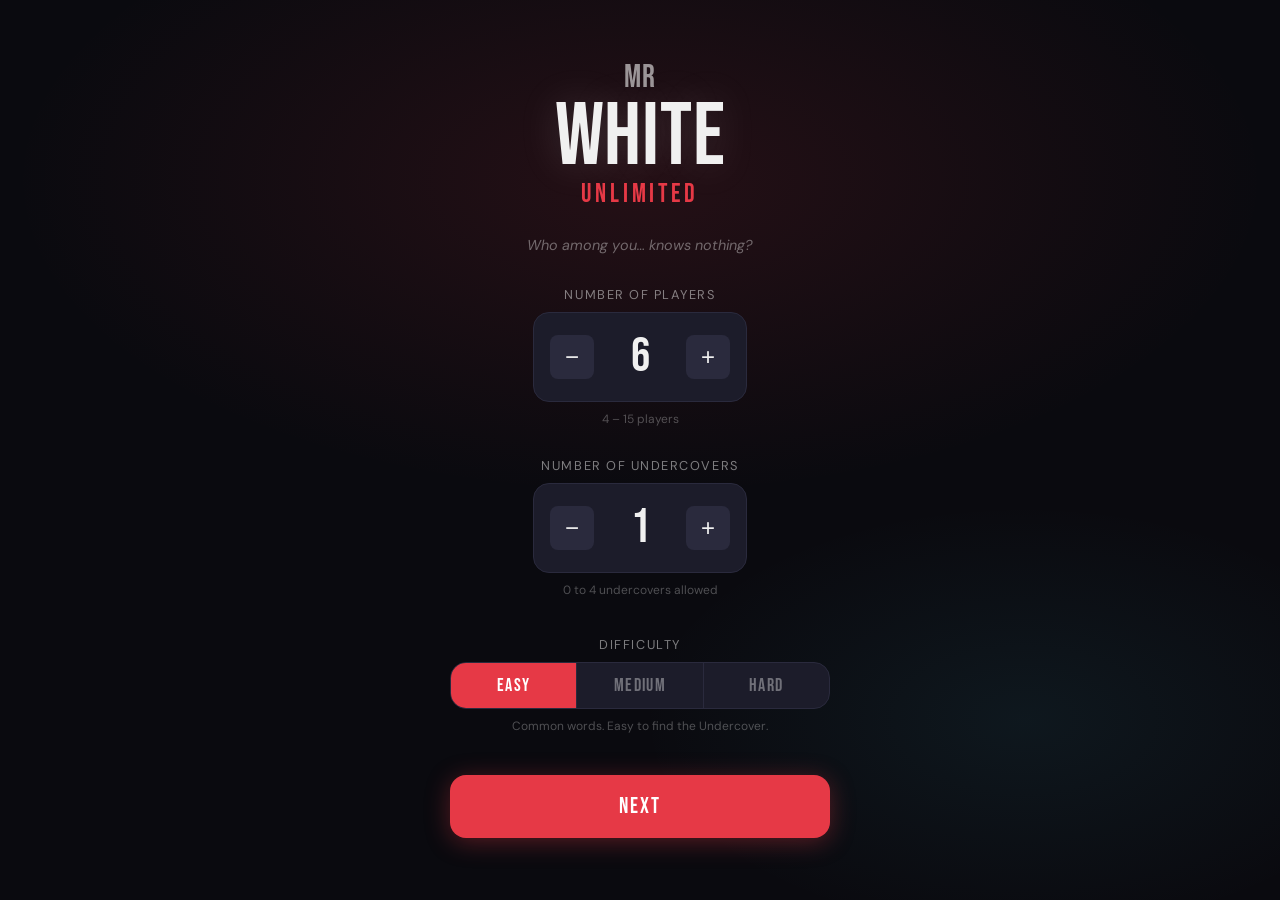
<file: index.html>
<!DOCTYPE html>
<html lang="en">
<head>
  <meta charset="UTF-8" />
  <meta name="viewport" content="width=device-width, initial-scale=1.0, maximum-scale=1.0, user-scalable=no" />
  <meta name="theme-color" content="#0a0a0f" />
  
  <title>Mr White Unlimited</title>
  <link rel="manifest" href="manifest.json" />
  <meta name="apple-mobile-web-app-status-bar" content="#0a0a0f" />
  <link rel="stylesheet" href="style.css" />

  <link rel="preconnect" href="https://fonts.googleapis.com" />
  <link rel="preconnect" href="https://fonts.gstatic.com" crossorigin />
  <link href="https://fonts.googleapis.com/css2?family=Bebas+Neue&family=DM+Sans:wght@400;500;600;700&display=swap" rel="stylesheet" />
</head>
<body>

  <div id="screen-welcome" class="screen active">
    <div class="welcome-bg-glow"></div>
    <div class="welcome-content">
      <div class="logo-block">
        <span class="logo-mr">MR</span>
        <span class="logo-white">WHITE</span>
        <span class="logo-unlimited">UNLIMITED</span>
      </div>
      <p class="tagline">Who among you… knows nothing?</p>

      <div class="input-group">
        <label>Number of Players</label>
        <div class="count-control">
          <button id="btn-minus" class="count-btn" aria-label="Decrease players">−</button>
          <span id="player-count-display">6</span>
          <button id="btn-plus" class="count-btn" aria-label="Increase players">+</button>
        </div>
        <p class="count-hint">4 – 15 players</p>
      </div>

      <div class="input-group">
        <label>Number of Undercovers</label>
        <div class="count-control">
          <button id="btn-u-minus" class="count-btn" aria-label="Decrease undercovers">−</button>
          <span id="undercover-count-display">1</span>
          <button id="btn-u-plus" class="count-btn" aria-label="Increase undercovers">+</button>
        </div>
        <p id="undercover-hint" class="count-hint" style="transition: color 0.3s; min-height: 1.5em;">0 to 4 undercovers allowed</p>
      </div>

      <div class="input-group" style="margin-top: 8px;">
        <label>Difficulty</label>
        <div class="difficulty-control">
          <button id="btn-diff-easy" class="diff-btn active">EASY</button>
          <button id="btn-diff-medium" class="diff-btn">MEDIUM</button>
          <button id="btn-diff-hard" class="diff-btn">HARD</button>
        </div>
        <p id="difficulty-hint" class="count-hint">Common words. Easy to find the Undercover.</p>
      </div>

      <button id="btn-welcome-next" class="btn-primary" style="margin-top: 12px;">NEXT</button>
    </div>
  </div>

  <div id="screen-names" class="screen">
    <div class="welcome-content">
      <h1 class="discussion-title" style="font-size: 3rem;">PLAYER NAMES</h1>
      <p class="discussion-sub">Enter the name for each player.</p>
      
      <div id="names-container" class="player-list-container"></div>
      
      <button id="btn-start" class="btn-primary">START GAME</button>
    </div>
  </div>

  <div id="screen-player-turn" class="screen">
    <div class="turn-header">
      <p class="turn-label">PLAYER</p>
      <p id="turn-name" class="turn-number">NAME</p>
      <p id="turn-progress" class="turn-progress">1 / 6</p>
    </div>

    <div id="pre-reveal" class="reveal-prompt">
      <div class="lock-icon">🔒</div>
      <p class="reveal-instruction">Pass the phone to<br/><strong id="reveal-player-name">Player</strong></p>
      <p class="reveal-sub">Make sure no one else is watching!</p>
      <button id="btn-reveal" class="btn-primary">REVEAL MY ROLE</button>
    </div>

    <div id="role-card" class="role-card hidden">
      <div id="role-badge" class="role-badge"></div>

      <div id="word-area" class="word-area">
        <p class="word-label">YOUR WORD</p>
        <p id="player-word" class="player-word"></p>
      </div>

      <div id="mrwhite-hint" class="mrwhite-hint hidden">
        <p>You have <strong>no word</strong>. Listen carefully and bluff!</p>
      </div>

      <button id="btn-next" class="btn-primary">DONE — PASS PHONE</button>
    </div>
  </div>

  <div id="screen-order" class="screen">
    <div class="discussion-content">
      <div class="order-header">
        <h1 class="discussion-title" style="font-size: 3rem;">DESCRIPTION TIME</h1>
        <p class="discussion-sub">Follow the indicated order to describe your secret word with only a word or phrase.</p>
      </div>
      
      <div id="order-list" class="order-list"></div>
      
      <button id="btn-start-discussion" class="btn-primary">START DISCUSSION</button>
    </div>
  </div>

  <div id="screen-discussion" class="screen">
    <div class="discussion-content">
      <div class="discussion-icon">🗣️</div>
      <h1 class="discussion-title">DISCUSSION<br/>BEGINS</h1>
      <p class="discussion-sub">
        Everyone has seen their role.<br/>
        Describe your word without saying it.<br/>
        Find the Undercover and Mr. White!
      </p>

      <div class="role-summary" id="role-summary">
        </div>

      <button id="btn-go-voting" class="btn-primary">GO TO VOTING</button>
    </div>
  </div>

  <div id="screen-voting" class="screen">
    <div class="discussion-content">
      <h1 class="discussion-title" style="font-size: 3rem;">VOTING</h1>
      <p class="discussion-sub">Who gets eliminated?</p>
      
      <div id="voting-list" class="player-list-container">
        </div>
      
      <button id="btn-cancel-voting" class="btn-secondary">BACK TO DISCUSSION</button>
    </div>
  </div>

  <div id="screen-mrwhite-guess" class="screen">
    <div class="discussion-content">
      <div class="role-badge mrwhite">MR WHITE</div>
      <p class="discussion-sub">You were eliminated... but you have one last chance to steal the win!</p>
      
      <div class="word-area">
        <p class="word-label">GUESS THE CIVILIAN WORD</p>
        <input type="text" id="mrwhite-guess-input" class="text-input" placeholder="Enter word..." autocomplete="off"/>
      </div>

      <button id="btn-submit-guess" class="btn-primary">SUBMIT GUESS</button>
    </div>
  </div>

  <div id="screen-end" class="screen">
    <div class="discussion-content">
      <h1 id="winner-title" class="discussion-title" style="font-size: 3.5rem;">WINNER</h1>
      
      <div class="end-summary">
        <p>Civilian Word: <strong id="end-civ-word" class="accent-cyan"></strong></p>
        <p>Undercover Word: <strong id="end-und-word" class="accent-amber"></strong></p>
      </div>

      <p class="word-label">ALL ROLES</p>
      <div id="end-roles-list" class="player-list-container" style="max-height: 35vh;">
        </div>

      <button id="btn-play-again" class="btn-primary">PLAY AGAIN</button>
    </div>
  </div>

  <div id="screen-error" class="screen">
    <div class="error-content">
      <div class="error-icon">⚠️</div>
      <h2>Something went wrong</h2>
      <p>Unable to load words or game logic.</p>
    </div>
  </div>

  <div id="modal-overlay" class="modal-overlay hidden">
    <div id="modal-box" class="modal-box">
      <p id="modal-title" class="modal-title"></p>
      <p id="modal-body" class="modal-body"></p>
      <div id="modal-buttons" class="modal-buttons"></div>
    </div>
  </div>

  <script src="script.js"></script>
  <script>
    if ('serviceWorker' in navigator) {
      window.addEventListener('load', () => {
        navigator.serviceWorker.register('service-worker.js')
          .then(registration => {
            console.log('ServiceWorker registration successful with scope: ', registration.scope);
          })
          .catch(err => {
            console.log('ServiceWorker registration failed: ', err);
          });
      });
    }
  </script>
</body>
</html>
</file>
<file: style.css>
/* ============================================================
   Mr White Unlimited — style.css
   Dark-themed, mobile-first layout for Android phones.
   ============================================================ */

/* ---------- 1. CSS VARIABLES (colours, fonts, spacing) ---------- */
:root {
  /* Background shades */
  --bg-base:        #0a0a0f;   /* Deepest background */
  --bg-card:        #13131c;   /* Card surfaces */
  --bg-elevated:    #1c1c2a;   /* Slightly lighter panels */
  --bg-border:      #2a2a3d;   /* Subtle borders */

  /* Accent colours */
  --accent-red:     #e63946;   /* Mr White / danger */
  --accent-amber:   #f4a261;   /* Undercover */
  --accent-cyan:    #48cae4;   /* Civilian */
  --accent-white:   #f0f0f0;   /* Primary text */

  /* Glow colours (used for box-shadows / halos) */
  --glow-red:       rgba(230, 57, 70, 0.35);
  --glow-amber:     rgba(244, 162, 97, 0.35);
  --glow-cyan:      rgba(72, 202, 228, 0.35);
  --glow-neutral:   rgba(240, 240, 240, 0.15);

  /* Typography */
  --font-title:     'Bebas Neue', sans-serif;
  --font-body:      'DM Sans', sans-serif;

  /* Spacing */
  --gap-sm:   8px;
  --gap-md:   16px;
  --gap-lg:   28px;
  --gap-xl:   48px;

  /* Radius */
  --radius-sm: 8px;
  --radius-md: 16px;
  --radius-lg: 24px;
}

/* ---------- 2. RESET & BASE ---------- */
*, *::before, *::after {
  box-sizing: border-box;
  margin: 0;
  padding: 0;
  -webkit-tap-highlight-color: transparent; 
}

html, body {
  width: 100%;
  height: 100%;
  overflow: hidden; 
}

body {
  background-color: var(--bg-base);
  color: var(--accent-white);
  font-family: var(--font-body);
  font-size: 16px;
  line-height: 1.5;
  -webkit-font-smoothing: antialiased;
}

/* Helper text colours */
.accent-cyan { color: var(--accent-cyan); }
.accent-amber { color: var(--accent-amber); }
.accent-red { color: var(--accent-red); }

/* ---------- 3. SCREEN SYSTEM ---------- */
.screen {
  position: absolute;
  inset: 0; 
  display: flex;
  flex-direction: column;
  align-items: center;
  justify-content: center;
  padding: var(--gap-lg) var(--gap-md);
  opacity: 0;
  pointer-events: none;  
  transition: opacity 0.4s ease;
  overflow-y: auto;
}

.screen.active {
  opacity: 1;
  pointer-events: all;
}

/* ---------- 4. WELCOME SCREEN ---------- */
.welcome-bg-glow {
  position: absolute;
  inset: 0;
  background: 
    radial-gradient(ellipse 70% 50% at 50% 20%, rgba(230,57,70,0.12) 0%, transparent 70%),
    radial-gradient(ellipse 50% 40% at 80% 80%, rgba(72,202,228,0.07) 0%, transparent 60%);
  pointer-events: none;
  z-index: 0;
}

.welcome-content {
  position: relative;
  z-index: 1;
  display: flex;
  flex-direction: column;
  align-items: center;
  gap: var(--gap-lg);
  width: 100%;
  max-width: 380px;
}

.logo-block {
  display: flex;
  flex-direction: column;
  align-items: center;
  line-height: 1;
  letter-spacing: 0.05em;
}

.logo-mr { font-family: var(--font-title); font-size: 2rem; color: var(--accent-white); opacity: 0.6; }
.logo-white { font-family: var(--font-title); font-size: 5.5rem; color: var(--accent-white); text-shadow: 0 0 40px rgba(240,240,240,0.15); }
.logo-unlimited { font-family: var(--font-title); font-size: 1.6rem; color: var(--accent-red); letter-spacing: 0.15em; }

.tagline { color: rgba(240,240,240,0.4); font-size: 0.9rem; font-style: italic; text-align: center; }

.input-group { width: 100%; display: flex; flex-direction: column; align-items: center; gap: var(--gap-sm); }
.input-group label { font-size: 0.8rem; letter-spacing: 0.12em; text-transform: uppercase; color: rgba(240,240,240,0.5); }

.count-control {
  display: flex;
  align-items: center;
  gap: var(--gap-md);
  background: var(--bg-elevated);
  border: 1px solid var(--bg-border);
  border-radius: var(--radius-md);
  padding: var(--gap-sm) var(--gap-md);
}

.count-btn {
  width: 44px;
  height: 44px;
  border: none;
  background: var(--bg-border);
  color: var(--accent-white);
  font-size: 1.5rem;
  border-radius: var(--radius-sm);
  cursor: pointer;
  display: flex;
  align-items: center;
  justify-content: center;
  transition: background 0.2s, transform 0.1s;
  user-select: none;
}

.count-btn:active { background: var(--accent-red); transform: scale(0.94); }
#player-count-display, #undercover-count-display { font-family: var(--font-title); font-size: 3rem; min-width: 60px; text-align: center; color: var(--accent-white); }
.count-hint { font-size: 0.75rem; color: rgba(240,240,240,0.3); }

/* --- DIFFICULTY SELECTOR (NEW) --- */
.difficulty-control {
  display: flex;
  width: 100%;
  background: var(--bg-elevated);
  border: 1px solid var(--bg-border);
  border-radius: var(--radius-md);
  overflow: hidden;
}

.diff-btn {
  flex: 1;
  padding: 12px 0;
  background: transparent;
  border: none;
  color: rgba(240,240,240,0.4);
  font-family: var(--font-title);
  font-size: 1.1rem;
  letter-spacing: 0.08em;
  cursor: pointer;
  transition: all 0.2s ease;
}

.diff-btn:not(:last-child) {
  border-right: 1px solid var(--bg-border);
}

.diff-btn.active {
  background: var(--accent-red);
  color: #fff;
}

/* ---------- 5. BUTTONS & INPUTS ---------- */
.btn-primary {
  width: 100%;
  padding: 18px var(--gap-lg);
  background: var(--accent-red);
  color: #fff;
  border: none;
  border-radius: var(--radius-md);
  font-family: var(--font-title);
  font-size: 1.4rem;
  letter-spacing: 0.08em;
  cursor: pointer;
  transition: transform 0.15s, box-shadow 0.2s, background 0.2s;
  box-shadow: 0 4px 24px var(--glow-red);
}

.btn-primary:hover { background: #ff4757; }
.btn-primary:active { transform: scale(0.97); box-shadow: 0 2px 12px var(--glow-red); }

.btn-secondary {
  width: 100%;
  padding: 16px var(--gap-lg);
  background: transparent;
  color: rgba(240,240,240,0.6);
  border: 1px solid rgba(240,240,240,0.2);
  border-radius: var(--radius-md);
  font-family: var(--font-title);
  font-size: 1.2rem;
  letter-spacing: 0.08em;
  cursor: pointer;
}

.text-input {
  width: 100%;
  padding: 14px;
  background: var(--bg-card);
  border: 1px solid var(--bg-border);
  border-radius: var(--radius-sm);
  color: var(--accent-white);
  font-family: var(--font-body);
  font-size: 1rem;
  text-align: center;
  margin-bottom: var(--gap-sm);
}
.text-input:focus { outline: none; border-color: var(--accent-cyan); }

/* Containers for lists (Names, Voting, End) */
.player-list-container {
  width: 100%;
  max-height: 50vh;
  overflow-y: auto;
  display: flex;
  flex-direction: column;
  gap: var(--gap-md);
  padding: 4px;
}

/* --- Voting Card Styling --- */
.voting-card {
  background: var(--bg-card);
  border: 1px solid var(--bg-border);
  border-radius: var(--radius-md);
  padding: var(--gap-md);
  display: flex;
  flex-direction: column;
  gap: var(--gap-md);
  transition: opacity 0.3s ease;
}

.voting-card.eliminated {
  opacity: 0.4;
  pointer-events: none;
}

.voting-card-info {
  display: flex;
  justify-content: space-between;
  align-items: center;
}

.voting-name {
  font-weight: 600;
  font-size: 1.1rem;
  color: var(--accent-white);
}

.voting-status {
  font-size: 0.8rem;
  font-weight: 600;
  color: var(--accent-cyan);
  letter-spacing: 0.05em;
}

.voting-card.eliminated .voting-status {
  color: var(--accent-red);
}

/* Styled Vote Button */
.btn-vote {
  width: 100%;
  padding: 12px;
  background: var(--accent-red);
  color: #fff;
  border: none;
  border-radius: var(--radius-sm);
  font-family: var(--font-title);
  font-size: 1.2rem;
  letter-spacing: 0.08em;
  cursor: pointer;
  transition: transform 0.15s, box-shadow 0.2s, background 0.2s;
  box-shadow: 0 4px 16px var(--glow-red);
}

.btn-vote:active {
  transform: scale(0.96);
  box-shadow: 0 2px 8px var(--glow-red);
}

/* Role List Item for End Screen */
.end-role-item {
  display: flex;
  justify-content: space-between;
  padding: 12px;
  background: var(--bg-elevated);
  border-radius: var(--radius-sm);
  font-size: 0.95rem;
}

.end-summary {
  width: 100%;
  background: var(--bg-elevated);
  border: 1px solid var(--bg-border);
  border-radius: var(--radius-md);
  padding: var(--gap-md);
  text-align: center;
  margin-bottom: var(--gap-sm);
}

/* ---------- 6. PLAYER TURN SCREEN ---------- */
.turn-header {
  position: absolute;
  top: 0; left: 0; right: 0;
  padding: var(--gap-md) var(--gap-lg);
  display: flex; flex-direction: column; align-items: center;
  background: linear-gradient(to bottom, var(--bg-card), transparent);
  z-index: 10;
}

.turn-label { font-size: 0.7rem; letter-spacing: 0.15em; color: rgba(240,240,240,0.4); }
.turn-number { font-family: var(--font-title); font-size: 3.5rem; line-height: 1; color: var(--accent-white); text-align: center; }
.turn-progress { font-size: 0.75rem; color: rgba(240,240,240,0.3); }

.reveal-prompt { display: flex; flex-direction: column; align-items: center; gap: var(--gap-lg); width: 100%; max-width: 360px; padding-top: 140px; }
.lock-icon { font-size: 3.5rem; animation: pulse-lock 2.5s ease-in-out infinite; }
@keyframes pulse-lock { 0%, 100% { transform: scale(1); opacity: 1; } 50% { transform: scale(1.1); opacity: 0.7; } }

.reveal-instruction { text-align: center; font-size: 1.2rem; color: rgba(240,240,240,0.75); line-height: 1.6; }
.reveal-sub { text-align: center; font-size: 0.8rem; color: rgba(240,240,240,0.35); }

/* ---------- 7. ROLE CARD ---------- */
.role-card { display: flex; flex-direction: column; align-items: center; gap: var(--gap-lg); width: 100%; max-width: 360px; padding-top: 140px; animation: slide-up 0.35s ease; }
@keyframes slide-up { from { transform: translateY(30px); opacity: 0; } to { transform: translateY(0); opacity: 1; } }

.role-badge {
  width: 100%; padding: var(--gap-md) var(--gap-lg); border-radius: var(--radius-md); text-align: center; font-family: var(--font-title); font-size: 2.2rem; letter-spacing: 0.06em; transition: all 0.3s;
}

.role-badge.neutral { background: rgba(240, 240, 240, 0.05); border: 2px solid rgba(240, 240, 240, 0.2); color: var(--accent-white); box-shadow: 0 0 32px var(--glow-neutral); }
.role-badge.mrwhite { background: rgba(230, 57, 70, 0.15); border: 2px solid var(--accent-red); color: var(--accent-red); box-shadow: 0 0 32px var(--glow-red); }

.word-area { width: 100%; background: var(--bg-elevated); border: 1px solid var(--bg-border); border-radius: var(--radius-md); padding: var(--gap-lg); text-align: center; }
.word-label { font-size: 0.7rem; letter-spacing: 0.15em; color: rgba(240,240,240,0.4); margin-bottom: var(--gap-sm); text-transform: uppercase; }
.player-word { font-family: var(--font-title); font-size: 2.8rem; color: var(--accent-white); line-height: 1.1; }

.mrwhite-hint { width: 100%; background: rgba(230, 57, 70, 0.1); border: 1px solid rgba(230, 57, 70, 0.3); border-radius: var(--radius-md); padding: var(--gap-md); text-align: center; font-size: 0.95rem; color: rgba(240,240,240,0.7); }

/* ---------- 8. DISCUSSION & END SCREENS ---------- */
.discussion-content { display: flex; flex-direction: column; align-items: center; gap: var(--gap-lg); max-width: 380px; width: 100%; }
.discussion-icon { font-size: 3.5rem; animation: bounce 1.5s ease-in-out infinite; }
@keyframes bounce { 0%, 100% { transform: translateY(0); } 50% { transform: translateY(-10px); } }

.discussion-title { font-family: var(--font-title); font-size: 4.5rem; line-height: 1; text-align: center; background: linear-gradient(135deg, #ffffff 0%, var(--accent-cyan) 100%); -webkit-background-clip: text; -webkit-text-fill-color: transparent; background-clip: text; }
.discussion-sub { text-align: center; color: rgba(240,240,240,0.55); font-size: 0.95rem; line-height: 1.7; }

.role-summary { display: flex; gap: var(--gap-sm); flex-wrap: wrap; justify-content: center; width: 100%; }
.summary-chip { padding: 6px 14px; border-radius: 999px; font-size: 0.8rem; font-weight: 600; letter-spacing: 0.05em; }
.summary-chip.civilian { background: rgba(72, 202, 228, 0.15); color: var(--accent-cyan); border: 1px solid rgba(72, 202, 228, 0.4); }
.summary-chip.undercover { background: rgba(244, 162, 97, 0.15); color: var(--accent-amber); border: 1px solid rgba(244, 162, 97, 0.4); }
.summary-chip.mrwhite { background: rgba(230, 57, 70, 0.15); color: var(--accent-red); border: 1px solid rgba(230, 57, 70, 0.4); }

/* ---------- 9. UTILITY ---------- */
.hidden { display: none !important; }
.screen { user-select: none; -webkit-user-select: none; }
.screen::-webkit-scrollbar { width: 4px; }
.screen::-webkit-scrollbar-thumb { background: var(--bg-border); border-radius: 4px; }

/* ---------- 10. DISCUSSION ORDER SCREEN (GRID STYLE) ---------- */
.order-header {
  display: flex;
  flex-direction: column;
  align-items: center;
  gap: var(--gap-sm);
  margin-bottom: var(--gap-sm);
}

.order-list {
  width: 100%;
  display: grid;
  grid-template-columns: repeat(3, 1fr);
  gap: 12px;
  max-height: 55vh;
  overflow-y: auto;
  padding: 10px 4px;
}

.order-card {
  position: relative;
  background: #0f2942; /* Deep blue to match image */
  border-radius: 12px;
  padding: 30px 8px 12px 8px; /* Extra top padding for the badge */
  display: flex;
  flex-direction: column;
  align-items: center;
  justify-content: space-between;
  gap: 12px;
  box-shadow: 0 4px 10px rgba(0,0,0,0.25);
  animation: slide-up 0.3s ease both;
}

.order-card:nth-child(1)  { animation-delay: 0.05s; }
.order-card:nth-child(2)  { animation-delay: 0.10s; }
.order-card:nth-child(3)  { animation-delay: 0.15s; }
.order-card:nth-child(4)  { animation-delay: 0.20s; }
.order-card:nth-child(5)  { animation-delay: 0.25s; }
.order-card:nth-child(6)  { animation-delay: 0.30s; }
.order-card:nth-child(7)  { animation-delay: 0.35s; }
.order-card:nth-child(8)  { animation-delay: 0.40s; }
.order-card:nth-child(9)  { animation-delay: 0.45s; }
.order-card:nth-child(10) { animation-delay: 0.50s; }
.order-card:nth-child(11) { animation-delay: 0.55s; }
.order-card:nth-child(12) { animation-delay: 0.60s; }

/* The circular number badge inside the top right corner */
.order-number {
  position: absolute;
  top: 8px;
  right: 8px;
  background: #ffffff;
  color: #0f2942;
  width: 22px;
  height: 22px;
  border-radius: 50%;
  display: flex;
  align-items: center;
  justify-content: center;
  font-weight: 700;
  font-size: 0.85rem;
  font-family: var(--font-body);
}

/* The large shortened name in the middle */
.order-name-short {
  font-family: var(--font-title);
  font-size: 2.2rem;
  color: #ffffff;
  line-height: 1;
  letter-spacing: 0.05em;
  text-transform: uppercase;
  text-align: center;
}

/* The small full name pill at the bottom */
.order-name-full {
  background: #ffffff;
  color: #0f2942;
  font-size: 0.75rem;
  font-weight: 700;
  padding: 4px 8px;
  border-radius: 12px;
  width: 100%;
  text-align: center;
  white-space: nowrap;
  overflow: hidden;
  text-overflow: ellipsis;
}

/* ---------- 11. CUSTOM MODAL ---------- */
.modal-overlay {
  position: fixed;
  inset: 0;
  background: rgba(0, 0, 0, 0.75);
  display: flex;
  align-items: center;
  justify-content: center;
  padding: var(--gap-md);
  z-index: 1000;
  backdrop-filter: blur(4px);
  -webkit-backdrop-filter: blur(4px);
  animation: modal-fade-in 0.2s ease;
}

.modal-overlay.hidden {
  display: none !important;
}

@keyframes modal-fade-in {
  from { opacity: 0; }
  to   { opacity: 1; }
}

.modal-box {
  background: var(--bg-elevated);
  border: 1px solid var(--bg-border);
  border-radius: var(--radius-lg);
  padding: var(--gap-lg);
  width: 100%;
  max-width: 340px;
  display: flex;
  flex-direction: column;
  gap: var(--gap-md);
  animation: modal-slide-up 0.25s ease;
}

@keyframes modal-slide-up {
  from { transform: translateY(20px); opacity: 0; }
  to   { transform: translateY(0);    opacity: 1; }
}

.modal-title {
  font-family: var(--font-title);
  font-size: 1.8rem;
  color: var(--accent-white);
  text-align: center;
  line-height: 1.1;
}

.modal-body {
  text-align: center;
  font-size: 1rem;
  color: rgba(240,240,240,0.65);
  line-height: 1.5;
}

/* Result modal: role reveal colours */
.modal-body.role-civilian  { color: var(--accent-cyan); font-weight: 600; font-size: 1.1rem; }
.modal-body.role-undercover { color: var(--accent-amber); font-weight: 600; font-size: 1.1rem; }
.modal-body.role-mrwhite   { color: var(--accent-red); font-weight: 600; font-size: 1.1rem; }

.modal-buttons {
  display: flex;
  gap: var(--gap-sm);
  margin-top: var(--gap-sm);
}

.modal-buttons .btn-primary,
.modal-buttons .btn-secondary {
  flex: 1;
  padding: 14px var(--gap-md);
  font-size: 1.1rem;
}
</file>
